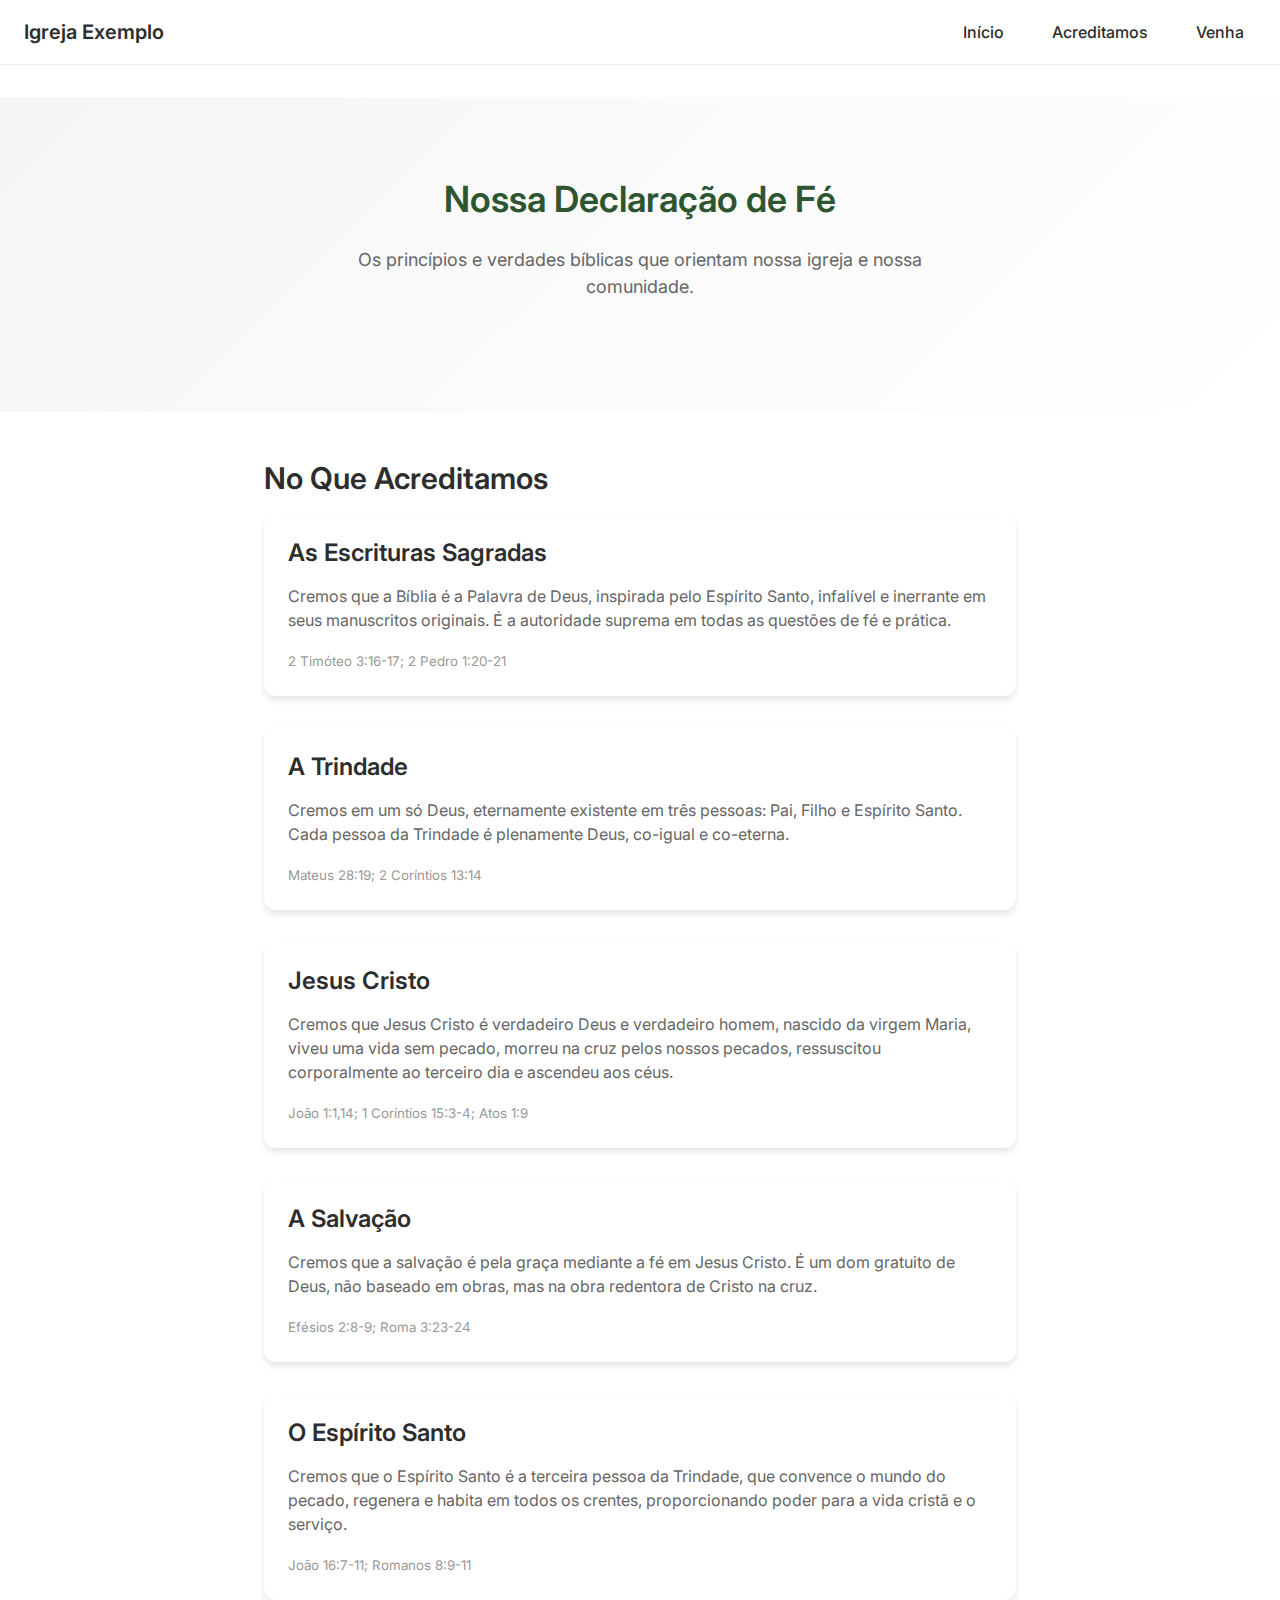
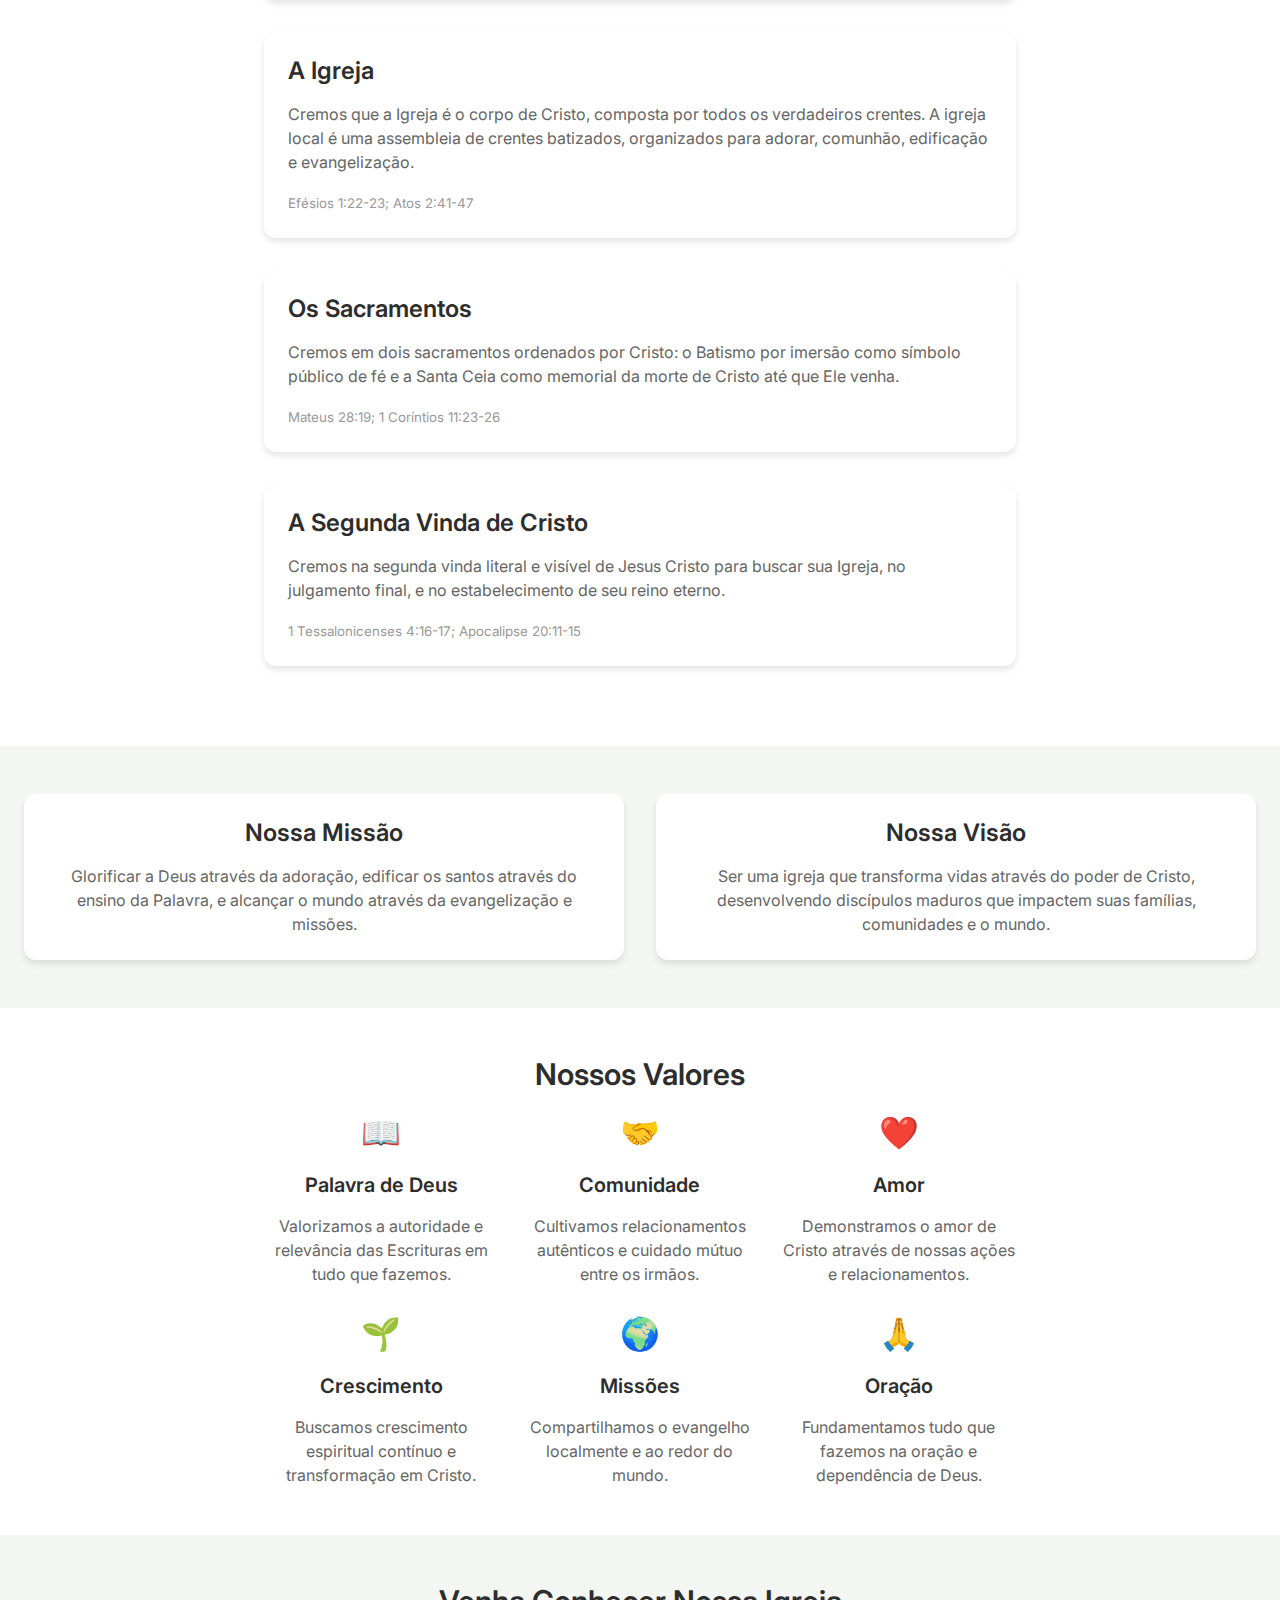
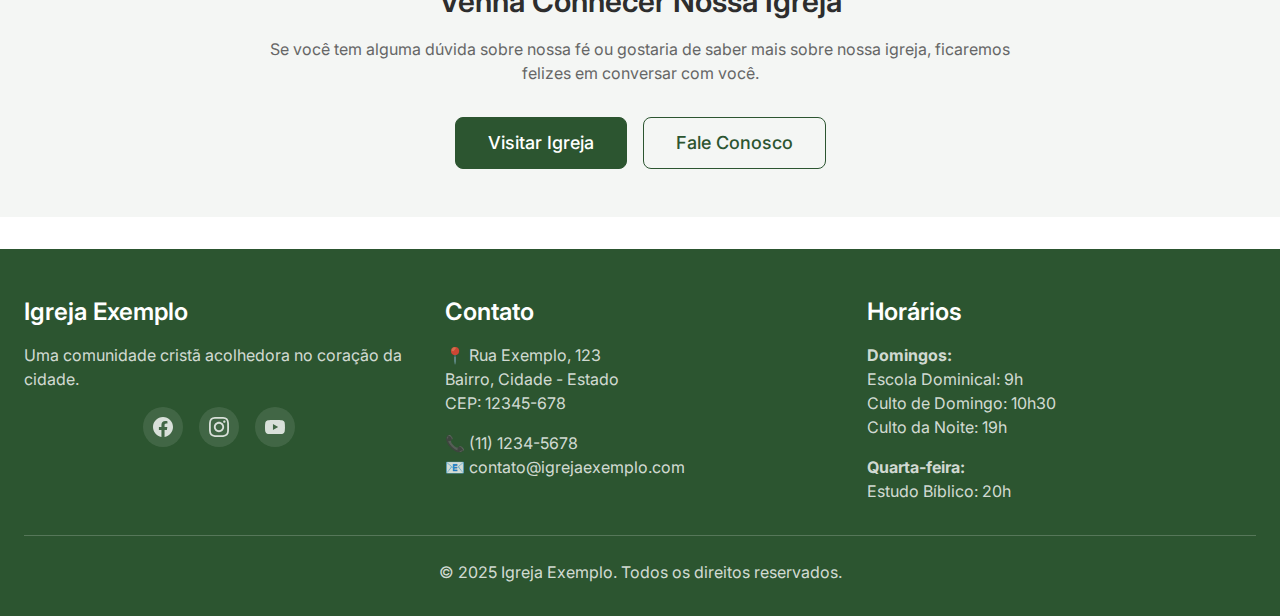
<file: acreditamos.html>
<!DOCTYPE html>
<html lang="pt-BR">
<head>
  <meta charset="UTF-8">
  <meta name="viewport" content="width=device-width, initial-scale=1.0">
  
  <!-- TODO: Update with actual church information -->
  <title>Acreditamos - Igreja Exemplo</title>
  <meta name="description" content="TODO: Conheça nossa declaração de fé e os princípios que orientam nossa igreja">
  
  <!-- TODO: Add Open Graph meta tags for social media sharing -->
  
  <!-- Favicon and PWA -->
  <link rel="icon" type="image/x-icon" href="/favicon.ico">
  <link rel="manifest" href="/manifest.webmanifest">
  <meta name="theme-color" content="#2c5530">
  
  <!-- Preconnect to external domains -->
  <link rel="preconnect" href="https://fonts.googleapis.com">
  <link rel="preconnect" href="https://fonts.gstatic.com" crossorigin>
  
  <!-- Fonts -->
  <link href="https://fonts.googleapis.com/css2?family=Inter:wght@400;500;600;700&display=swap" rel="stylesheet">
  
  <!-- CSS -->
  <link rel="stylesheet" href="assets/css/base.css">
  <link rel="stylesheet" href="assets/css/layout.css">
  <link rel="stylesheet" href="assets/css/componentes.css">
</head>
<body>
  <!-- Skip to main content link for accessibility -->
  <a href="#main-content" class="skip-link">Pular para o conteúdo principal</a>
  
  <!-- Header -->
  <header class="header">
    <div class="container">
      <div class="header-content">
        <!-- Logo -->
        <div class="logo">
          <!-- TODO: Replace with actual logo -->
          <h1 style="font-size: var(--font-size-xl); margin: 0;">
            <a href="index.html" style="color: inherit; text-decoration: none;">Igreja Exemplo</a>
          </h1>
        </div>
        
        <!-- Navigation -->
        <nav class="nav" role="navigation" aria-label="Navegação principal">
          <button class="nav-toggle" aria-label="Abrir menu de navegação" aria-expanded="false">
            ☰
          </button>
          <ul class="nav-list">
            <li class="nav-item">
              <a href="index.html" class="nav-link">Início</a>
            </li>
            <li class="nav-item">
              <a href="acreditamos.html" class="nav-link">Acreditamos</a>
            </li>
            <li class="nav-item">
              <a href="venha.html" class="nav-link">Venha</a>
            </li>
          </ul>
        </nav>
      </div>
    </div>
  </header>
  
  <!-- Main Content -->
  <main id="main-content" class="main" role="main">
    <!-- Hero Section -->
    <section class="hero">
      <div class="container">
        <h1>Nossa Declaração de Fé</h1>
        <p>
          Os princípios e verdades bíblicas que orientam nossa igreja e nossa comunidade.
        </p>
      </div>
    </section>
    
    <!-- Statement of Faith -->
    <section class="section">
      <div class="container section-content">
        <h2>No Que Acreditamos</h2>
        
        <!-- TODO: Replace with your church's actual statement of faith -->
        
        <div class="card" style="margin-bottom: 2rem;">
          <div class="card-content">
            <h3>As Escrituras Sagradas</h3>
            <p>
              Cremos que a Bíblia é a Palavra de Deus, inspirada pelo Espírito Santo, infalível e 
              inerrante em seus manuscritos originais. É a autoridade suprema em todas as questões 
              de fé e prática.
            </p>
            <small class="text-muted">2 Timóteo 3:16-17; 2 Pedro 1:20-21</small>
          </div>
        </div>
        
        <div class="card" style="margin-bottom: 2rem;">
          <div class="card-content">
            <h3>A Trindade</h3>
            <p>
              Cremos em um só Deus, eternamente existente em três pessoas: Pai, Filho e Espírito Santo. 
              Cada pessoa da Trindade é plenamente Deus, co-igual e co-eterna.
            </p>
            <small class="text-muted">Mateus 28:19; 2 Coríntios 13:14</small>
          </div>
        </div>
        
        <div class="card" style="margin-bottom: 2rem;">
          <div class="card-content">
            <h3>Jesus Cristo</h3>
            <p>
              Cremos que Jesus Cristo é verdadeiro Deus e verdadeiro homem, nascido da virgem Maria, 
              viveu uma vida sem pecado, morreu na cruz pelos nossos pecados, ressuscitou corporalmente 
              ao terceiro dia e ascendeu aos céus.
            </p>
            <small class="text-muted">João 1:1,14; 1 Coríntios 15:3-4; Atos 1:9</small>
          </div>
        </div>
        
        <div class="card" style="margin-bottom: 2rem;">
          <div class="card-content">
            <h3>A Salvação</h3>
            <p>
              Cremos que a salvação é pela graça mediante a fé em Jesus Cristo. É um dom gratuito de Deus, 
              não baseado em obras, mas na obra redentora de Cristo na cruz.
            </p>
            <small class="text-muted">Efésios 2:8-9; Roma 3:23-24</small>
          </div>
        </div>
        
        <div class="card" style="margin-bottom: 2rem;">
          <div class="card-content">
            <h3>O Espírito Santo</h3>
            <p>
              Cremos que o Espírito Santo é a terceira pessoa da Trindade, que convence o mundo do pecado, 
              regenera e habita em todos os crentes, proporcionando poder para a vida cristã e o serviço.
            </p>
            <small class="text-muted">João 16:7-11; Romanos 8:9-11</small>
          </div>
        </div>
        
        <div class="card" style="margin-bottom: 2rem;">
          <div class="card-content">
            <h3>A Igreja</h3>
            <p>
              Cremos que a Igreja é o corpo de Cristo, composta por todos os verdadeiros crentes. 
              A igreja local é uma assembleia de crentes batizados, organizados para adorar, 
              comunhão, edificação e evangelização.
            </p>
            <small class="text-muted">Efésios 1:22-23; Atos 2:41-47</small>
          </div>
        </div>
        
        <div class="card" style="margin-bottom: 2rem;">
          <div class="card-content">
            <h3>Os Sacramentos</h3>
            <p>
              Cremos em dois sacramentos ordenados por Cristo: o Batismo por imersão como símbolo 
              público de fé e a Santa Ceia como memorial da morte de Cristo até que Ele venha.
            </p>
            <small class="text-muted">Mateus 28:19; 1 Coríntios 11:23-26</small>
          </div>
        </div>
        
        <div class="card" style="margin-bottom: 2rem;">
          <div class="card-content">
            <h3>A Segunda Vinda de Cristo</h3>
            <p>
              Cremos na segunda vinda literal e visível de Jesus Cristo para buscar sua Igreja, 
              no julgamento final, e no estabelecimento de seu reino eterno.
            </p>
            <small class="text-muted">1 Tessalonicenses 4:16-17; Apocalipse 20:11-15</small>
          </div>
        </div>
      </div>
    </section>
    
    <!-- Mission and Vision -->
    <section class="section section-alt">
      <div class="container">
        <div class="grid md:grid-cols-2 gap-8">
          <div class="card">
            <div class="card-content text-center">
              <h3>Nossa Missão</h3>
              <!-- TODO: Replace with your church's mission statement -->
              <p>
                Glorificar a Deus através da adoração, edificar os santos através do ensino 
                da Palavra, e alcançar o mundo através da evangelização e missões.
              </p>
            </div>
          </div>
          
          <div class="card">
            <div class="card-content text-center">
              <h3>Nossa Visão</h3>
              <!-- TODO: Replace with your church's vision statement -->
              <p>
                Ser uma igreja que transforma vidas através do poder de Cristo, desenvolvendo 
                discípulos maduros que impactem suas famílias, comunidades e o mundo.
              </p>
            </div>
          </div>
        </div>
      </div>
    </section>
    
    <!-- Values -->
    <section class="section">
      <div class="container section-content">
        <h2 class="text-center">Nossos Valores</h2>
        
        <div class="grid md:grid-cols-3 gap-6">
          <!-- TODO: Replace with your church's core values -->
          <div class="text-center">
            <div style="font-size: 2rem; margin-bottom: 1rem;">📖</div>
            <h4>Palavra de Deus</h4>
            <p>Valorizamos a autoridade e relevância das Escrituras em tudo que fazemos.</p>
          </div>
          
          <div class="text-center">
            <div style="font-size: 2rem; margin-bottom: 1rem;">🤝</div>
            <h4>Comunidade</h4>
            <p>Cultivamos relacionamentos autênticos e cuidado mútuo entre os irmãos.</p>
          </div>
          
          <div class="text-center">
            <div style="font-size: 2rem; margin-bottom: 1rem;">❤️</div>
            <h4>Amor</h4>
            <p>Demonstramos o amor de Cristo através de nossas ações e relacionamentos.</p>
          </div>
          
          <div class="text-center">
            <div style="font-size: 2rem; margin-bottom: 1rem;">🌱</div>
            <h4>Crescimento</h4>
            <p>Buscamos crescimento espiritual contínuo e transformação em Cristo.</p>
          </div>
          
          <div class="text-center">
            <div style="font-size: 2rem; margin-bottom: 1rem;">🌍</div>
            <h4>Missões</h4>
            <p>Compartilhamos o evangelho localmente e ao redor do mundo.</p>
          </div>
          
          <div class="text-center">
            <div style="font-size: 2rem; margin-bottom: 1rem;">🙏</div>
            <h4>Oração</h4>
            <p>Fundamentamos tudo que fazemos na oração e dependência de Deus.</p>
          </div>
        </div>
      </div>
    </section>
    
    <!-- Call to Action -->
    <section class="section section-alt">
      <div class="container section-content text-center">
        <h2>Venha Conhecer Nossa Igreja</h2>
        <p>
          Se você tem alguma dúvida sobre nossa fé ou gostaria de saber mais sobre nossa igreja, 
          ficaremos felizes em conversar com você.
        </p>
        <div style="display: flex; gap: 1rem; justify-content: center; flex-wrap: wrap; margin-top: 2rem;">
          <a href="venha.html" class="btn btn-primary btn-lg">Visitar Igreja</a>
          <a href="venha.html#contato" class="btn btn-secondary btn-lg">Fale Conosco</a>
        </div>
      </div>
    </section>
  </main>
  
  <!-- Footer -->
  <footer class="footer">
    <div class="container">
      <div class="footer-content">
        <!-- Church Info -->
        <div>
          <h3>Igreja Exemplo</h3>
          <p>
            <!-- TODO: Replace with actual church information -->
            Uma comunidade cristã acolhedora no coração da cidade.
          </p>
          <div class="social-links">
            <!-- TODO: Replace with actual social media links -->
            <a href="https://facebook.com/TODO_FACEBOOK" target="_blank" rel="noopener" class="social-link" aria-label="Facebook">
              <svg width="20" height="20" viewBox="0 0 24 24" fill="currentColor">
                <path d="M24 12.073c0-6.627-5.373-12-12-12s-12 5.373-12 12c0 5.99 4.388 10.954 10.125 11.854v-8.385H7.078v-3.47h3.047V9.43c0-3.007 1.792-4.669 4.533-4.669 1.312 0 2.686.235 2.686.235v2.953H15.83c-1.491 0-1.956.925-1.956 1.874v2.25h3.328l-.532 3.47h-2.796v8.385C19.612 23.027 24 18.062 24 12.073z"/>
              </svg>
            </a>
            <a href="https://instagram.com/TODO_INSTAGRAM" target="_blank" rel="noopener" class="social-link" aria-label="Instagram">
              <svg width="20" height="20" viewBox="0 0 24 24" fill="currentColor">
                <path d="M12 2.163c3.204 0 3.584.012 4.85.07 3.252.148 4.771 1.691 4.919 4.919.058 1.265.069 1.645.069 4.849 0 3.205-.012 3.584-.069 4.849-.149 3.225-1.664 4.771-4.919 4.919-1.266.058-1.644.07-4.85.07-3.204 0-3.584-.012-4.849-.07-3.26-.149-4.771-1.699-4.919-4.92-.058-1.265-.07-1.644-.07-4.849 0-3.204.013-3.583.07-4.849.149-3.227 1.664-4.771 4.919-4.919 1.266-.057 1.645-.069 4.849-.069zm0-2.163c-3.259 0-3.667.014-4.947.072-4.358.2-6.78 2.618-6.98 6.98-.059 1.281-.073 1.689-.073 4.948 0 3.259.014 3.668.072 4.948.2 4.358 2.618 6.78 6.98 6.98 1.281.058 1.689.072 4.948.072 3.259 0 3.668-.014 4.948-.072 4.354-.2 6.782-2.618 6.979-6.98.059-1.28.073-1.689.073-4.948 0-3.259-.014-3.667-.072-4.947-.196-4.354-2.617-6.78-6.979-6.98-1.281-.059-1.69-.073-4.949-.073zm0 5.838c-3.403 0-6.162 2.759-6.162 6.162s2.759 6.163 6.162 6.163 6.162-2.759 6.162-6.163c0-3.403-2.759-6.162-6.162-6.162zm0 10.162c-2.209 0-4-1.79-4-4 0-2.209 1.791-4 4-4s4 1.791 4 4c0 2.21-1.791 4-4 4zm6.406-11.845c-.796 0-1.441.645-1.441 1.44s.645 1.44 1.441 1.44c.795 0 1.439-.645 1.439-1.44s-.644-1.44-1.439-1.44z"/>
              </svg>
            </a>
            <a href="https://youtube.com/TODO_YOUTUBE" target="_blank" rel="noopener" class="social-link" aria-label="YouTube">
              <svg width="20" height="20" viewBox="0 0 24 24" fill="currentColor">
                <path d="M23.498 6.186a3.016 3.016 0 0 0-2.122-2.136C19.505 3.545 12 3.545 12 3.545s-7.505 0-9.377.505A3.017 3.017 0 0 0 .502 6.186C0 8.07 0 12 0 12s0 3.93.502 5.814a3.016 3.016 0 0 0 2.122 2.136c1.871.505 9.376.505 9.376.505s7.505 0 9.377-.505a3.015 3.015 0 0 0 2.122-2.136C24 15.93 24 12 24 12s0-3.93-.502-5.814zM9.545 15.568V8.432L15.818 12l-6.273 3.568z"/>
              </svg>
            </a>
          </div>
        </div>
        
        <!-- Contact Info -->
        <div>
          <h3>Contato</h3>
          <!-- TODO: Replace with actual contact information -->
          <p>📍 Rua Exemplo, 123<br>Bairro, Cidade - Estado<br>CEP: 12345-678</p>
          <p>📞 (11) 1234-5678<br>📧 contato@igrejaexemplo.com</p>
        </div>
        
        <!-- Service Times -->
        <div>
          <h3>Horários</h3>
          <!-- TODO: Replace with actual service times -->
          <p><strong>Domingos:</strong><br>
          Escola Dominical: 9h<br>
          Culto de Domingo: 10h30<br>
          Culto da Noite: 19h</p>
          <p><strong>Quarta-feira:</strong><br>
          Estudo Bíblico: 20h</p>
        </div>
      </div>
      
      <div class="footer-bottom">
        <p>&copy; 2025 Igreja Exemplo. Todos os direitos reservados.</p>
      </div>
    </div>
  </footer>
  
  <!-- JavaScript -->
  <script type="module" src="assets/js/main.js"></script>
</body>
</html>
</file>
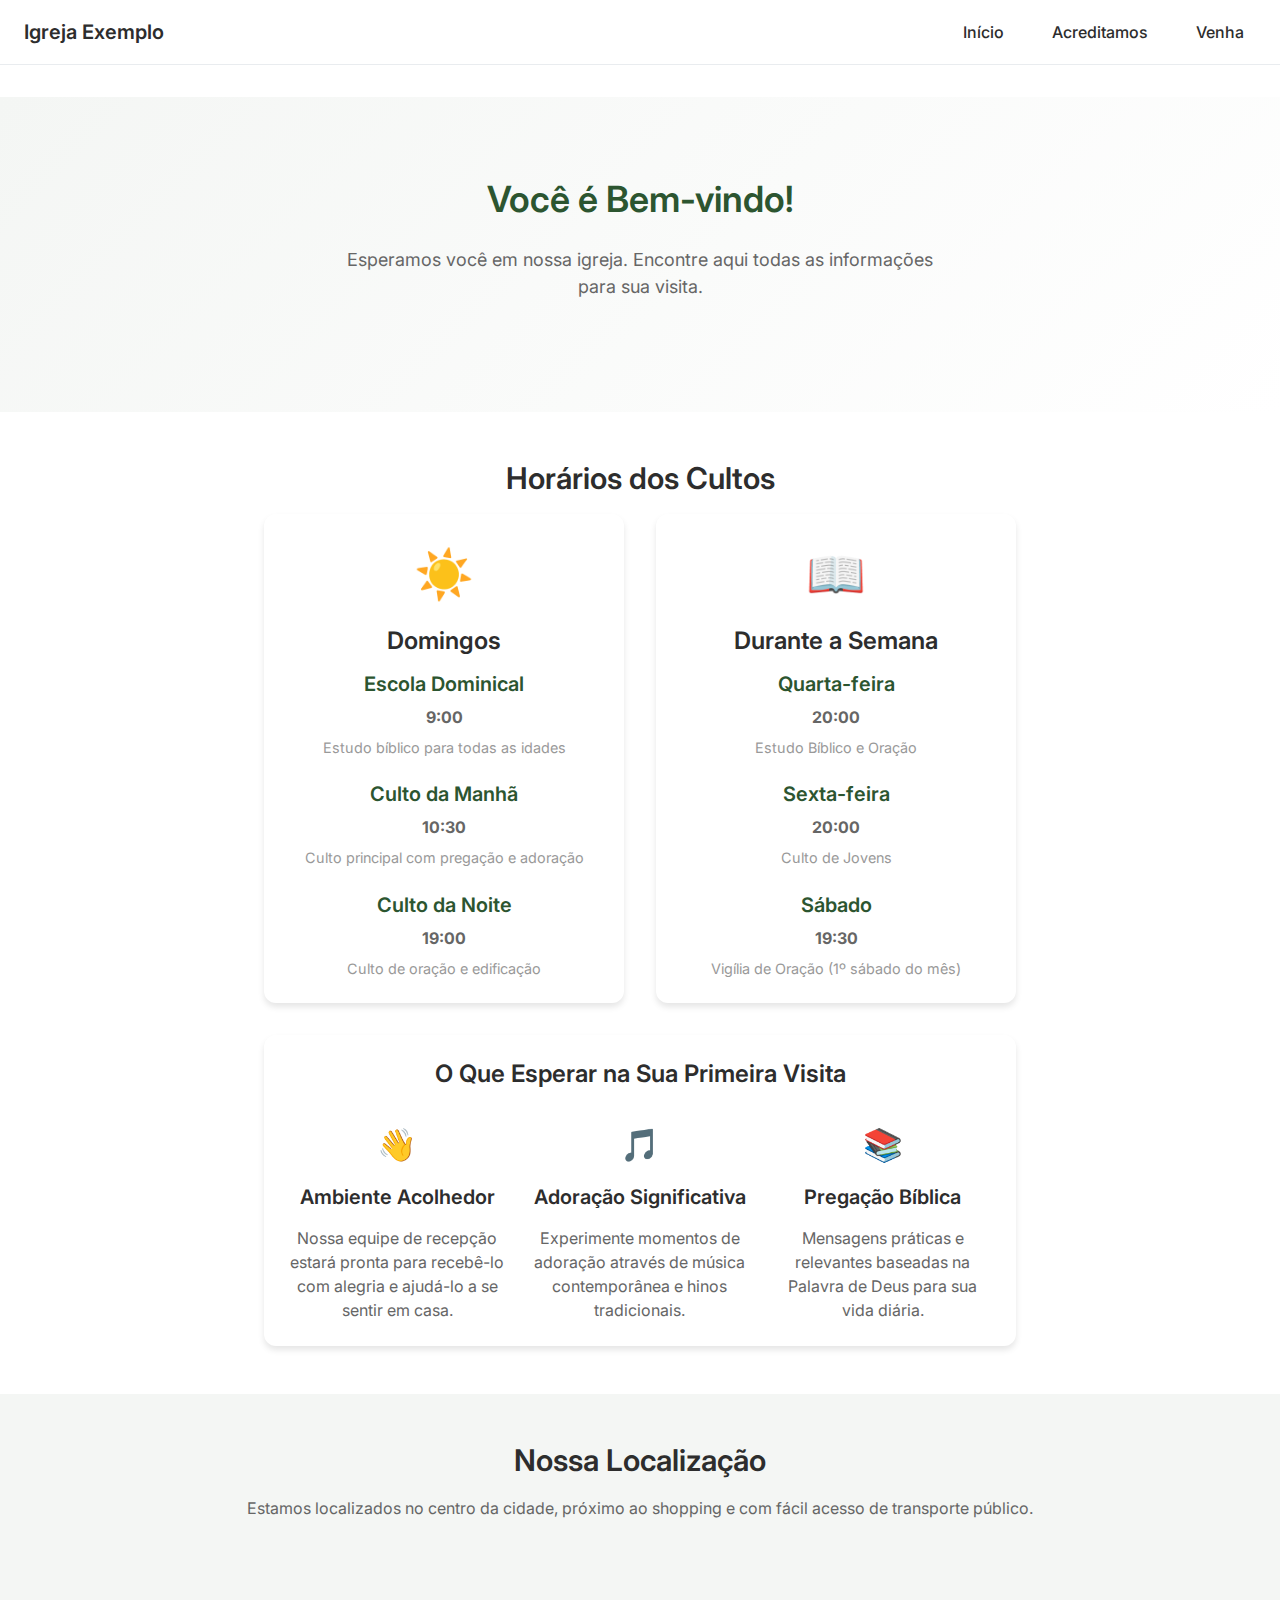
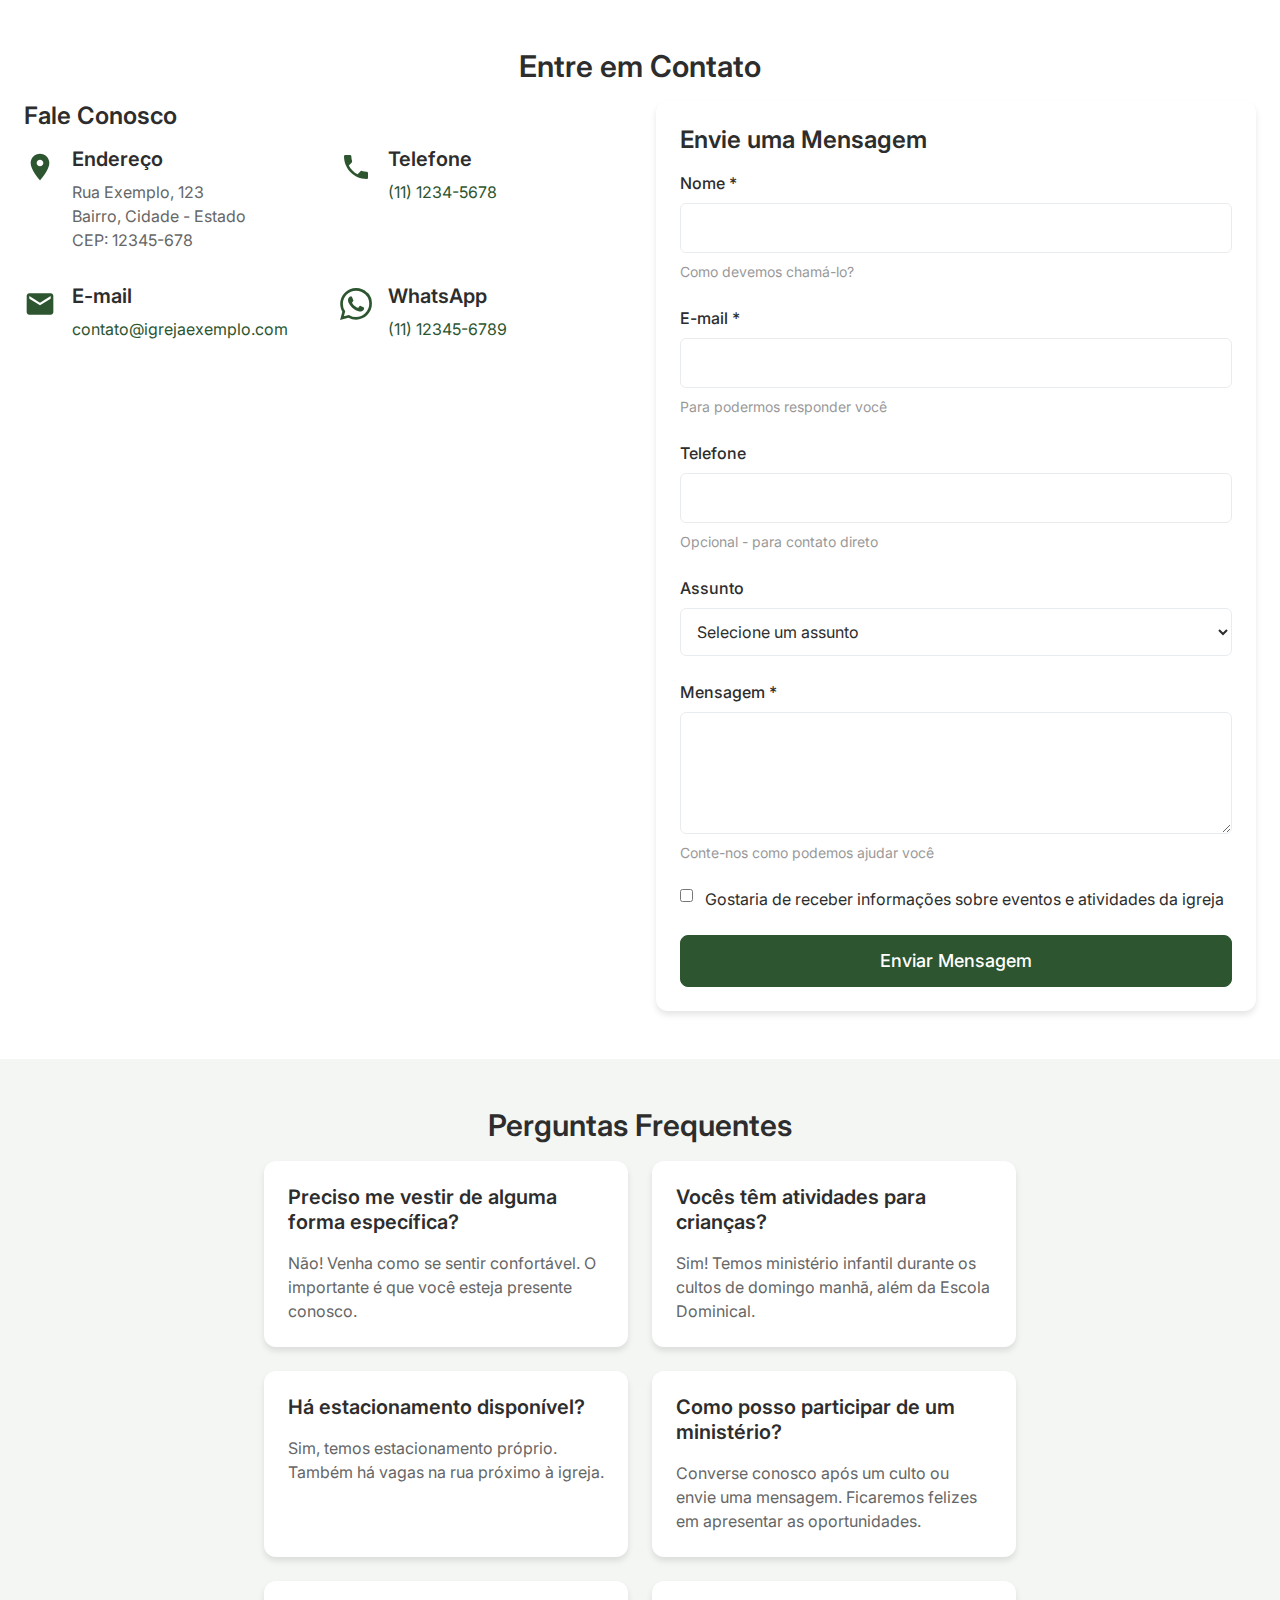
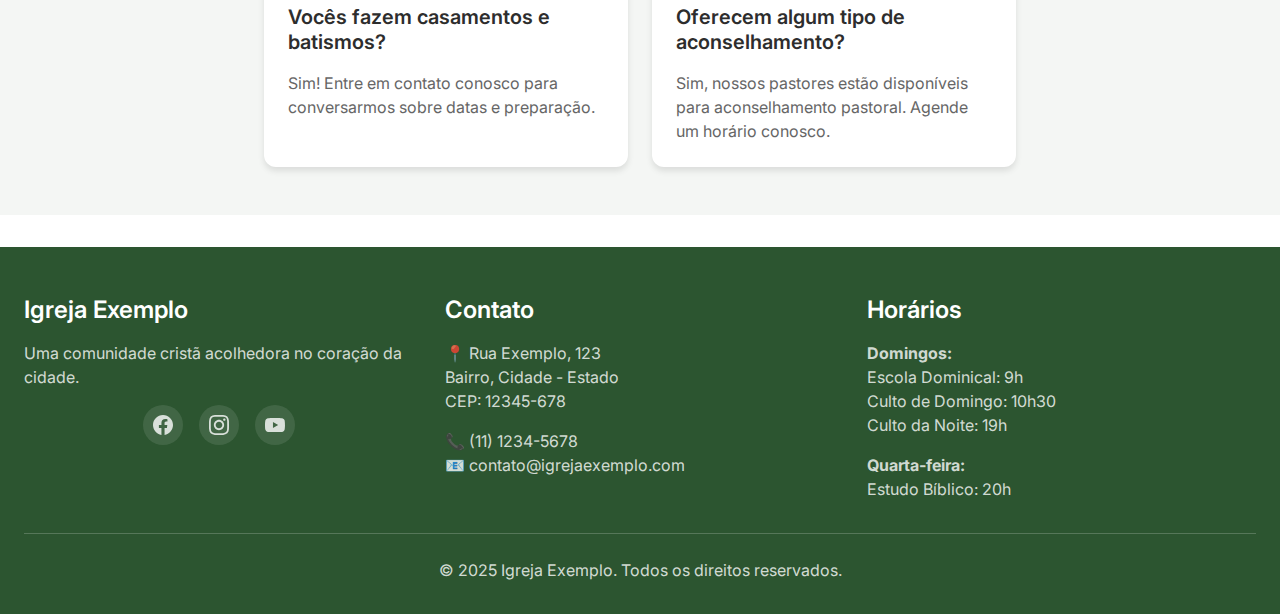
<file: venha.html>
<!DOCTYPE html>
<html lang="pt-BR">
<head>
  <meta charset="UTF-8">
  <meta name="viewport" content="width=device-width, initial-scale=1.0">
  
  <!-- TODO: Update with actual church information -->
  <title>Venha nos Visitar - Igreja Exemplo</title>
  <meta name="description" content="TODO: Informações sobre horários, localização e como entrar em contato com nossa igreja">
  
  <!-- TODO: Add Open Graph meta tags for social media sharing -->
  
  <!-- Favicon and PWA -->
  <link rel="icon" type="image/x-icon" href="/favicon.ico">
  <link rel="manifest" href="/manifest.webmanifest">
  <meta name="theme-color" content="#2c5530">
  
  <!-- Preconnect to external domains -->
  <link rel="preconnect" href="https://fonts.googleapis.com">
  <link rel="preconnect" href="https://fonts.gstatic.com" crossorigin>
  
  <!-- Fonts -->
  <link href="https://fonts.googleapis.com/css2?family=Inter:wght@400;500;600;700&display=swap" rel="stylesheet">
  
  <!-- CSS -->
  <link rel="stylesheet" href="assets/css/base.css">
  <link rel="stylesheet" href="assets/css/layout.css">
  <link rel="stylesheet" href="assets/css/componentes.css">
</head>
<body>
  <!-- Skip to main content link for accessibility -->
  <a href="#main-content" class="skip-link">Pular para o conteúdo principal</a>
  
  <!-- Header -->
  <header class="header">
    <div class="container">
      <div class="header-content">
        <!-- Logo -->
        <div class="logo">
          <!-- TODO: Replace with actual logo -->
          <h1 style="font-size: var(--font-size-xl); margin: 0;">
            <a href="index.html" style="color: inherit; text-decoration: none;">Igreja Exemplo</a>
          </h1>
        </div>
        
        <!-- Navigation -->
        <nav class="nav" role="navigation" aria-label="Navegação principal">
          <button class="nav-toggle" aria-label="Abrir menu de navegação" aria-expanded="false">
            ☰
          </button>
          <ul class="nav-list">
            <li class="nav-item">
              <a href="index.html" class="nav-link">Início</a>
            </li>
            <li class="nav-item">
              <a href="acreditamos.html" class="nav-link">Acreditamos</a>
            </li>
            <li class="nav-item">
              <a href="venha.html" class="nav-link">Venha</a>
            </li>
          </ul>
        </nav>
      </div>
    </div>
  </header>
  
  <!-- Main Content -->
  <main id="main-content" class="main" role="main">
    <!-- Hero Section -->
    <section class="hero">
      <div class="container">
        <h1>Você é Bem-vindo!</h1>
        <p>
          Esperamos você em nossa igreja. Encontre aqui todas as informações para sua visita.
        </p>
      </div>
    </section>
    
    <!-- Service Times Section -->
    <section id="horarios" class="section">
      <div class="container section-content">
        <h2 class="text-center">Horários dos Cultos</h2>
        
        <div class="grid md:grid-cols-2 gap-8">
          <!-- Sunday Services -->
          <div class="card">
            <div class="card-content text-center">
              <div style="font-size: 3rem; margin-bottom: 1rem;">☀️</div>
              <h3>Domingos</h3>
              
              <!-- TODO: Replace with actual service times -->
              <div style="margin-bottom: 1.5rem;">
                <h4 style="color: var(--color-primary); margin-bottom: 0.5rem;">Escola Dominical</h4>
                <p style="margin-bottom: 0.5rem;"><strong>9:00</strong></p>
                <p style="font-size: 0.9rem; color: var(--color-text-muted);">
                  Estudo bíblico para todas as idades
                </p>
              </div>
              
              <div style="margin-bottom: 1.5rem;">
                <h4 style="color: var(--color-primary); margin-bottom: 0.5rem;">Culto da Manhã</h4>
                <p style="margin-bottom: 0.5rem;"><strong>10:30</strong></p>
                <p style="font-size: 0.9rem; color: var(--color-text-muted);">
                  Culto principal com pregação e adoração
                </p>
              </div>
              
              <div>
                <h4 style="color: var(--color-primary); margin-bottom: 0.5rem;">Culto da Noite</h4>
                <p style="margin-bottom: 0.5rem;"><strong>19:00</strong></p>
                <p style="font-size: 0.9rem; color: var(--color-text-muted);">
                  Culto de oração e edificação
                </p>
              </div>
            </div>
          </div>
          
          <!-- Weekday Services -->
          <div class="card">
            <div class="card-content text-center">
              <div style="font-size: 3rem; margin-bottom: 1rem;">📖</div>
              <h3>Durante a Semana</h3>
              
              <!-- TODO: Replace with actual service times -->
              <div style="margin-bottom: 1.5rem;">
                <h4 style="color: var(--color-primary); margin-bottom: 0.5rem;">Quarta-feira</h4>
                <p style="margin-bottom: 0.5rem;"><strong>20:00</strong></p>
                <p style="font-size: 0.9rem; color: var(--color-text-muted);">
                  Estudo Bíblico e Oração
                </p>
              </div>
              
              <div style="margin-bottom: 1.5rem;">
                <h4 style="color: var(--color-primary); margin-bottom: 0.5rem;">Sexta-feira</h4>
                <p style="margin-bottom: 0.5rem;"><strong>20:00</strong></p>
                <p style="font-size: 0.9rem; color: var(--color-text-muted);">
                  Culto de Jovens
                </p>
              </div>
              
              <div>
                <h4 style="color: var(--color-primary); margin-bottom: 0.5rem;">Sábado</h4>
                <p style="margin-bottom: 0.5rem;"><strong>19:30</strong></p>
                <p style="font-size: 0.9rem; color: var(--color-text-muted);">
                  Vigília de Oração (1º sábado do mês)
                </p>
              </div>
            </div>
          </div>
        </div>
        
        <!-- What to Expect -->
        <div class="card" style="margin-top: 2rem;">
          <div class="card-content">
            <h3 class="text-center">O Que Esperar na Sua Primeira Visita</h3>
            <div class="grid md:grid-cols-3 gap-6" style="margin-top: 2rem;">
              <div class="text-center">
                <div style="font-size: 2rem; margin-bottom: 1rem;">👋</div>
                <h4>Ambiente Acolhedor</h4>
                <p>Nossa equipe de recepção estará pronta para recebê-lo com alegria e ajudá-lo a se sentir em casa.</p>
              </div>
              
              <div class="text-center">
                <div style="font-size: 2rem; margin-bottom: 1rem;">🎵</div>
                <h4>Adoração Significativa</h4>
                <p>Experimente momentos de adoração através de música contemporânea e hinos tradicionais.</p>
              </div>
              
              <div class="text-center">
                <div style="font-size: 2rem; margin-bottom: 1rem;">📚</div>
                <h4>Pregação Bíblica</h4>
                <p>Mensagens práticas e relevantes baseadas na Palavra de Deus para sua vida diária.</p>
              </div>
            </div>
          </div>
        </div>
      </div>
    </section>
    
    <!-- Location Section -->
    <section class="section section-alt">
      <div class="container">
        <h2 class="text-center">Nossa Localização</h2>
        <p class="text-center" style="margin-bottom: 2rem; color: var(--color-text-light);">
          <!-- TODO: Replace with directions or landmarks -->
          Estamos localizados no centro da cidade, próximo ao shopping e com fácil acesso de transporte público.
        </p>
        
        <!-- Google Maps Integration -->
        <div id="google-maps">
          <!-- Map will be loaded here by JavaScript -->
        </div>
      </div>
    </section>
    
    <!-- Contact Section -->
    <section id="contato" class="section">
      <div class="container">
        <h2 class="text-center">Entre em Contato</h2>
        
        <div class="grid md:grid-cols-2 gap-8">
          <!-- Contact Information -->
          <div>
            <h3>Fale Conosco</h3>
            <div class="contact-info">
              <!-- Address -->
              <div class="contact-item">
                <div class="contact-icon">
                  <svg viewBox="0 0 24 24" fill="currentColor">
                    <path d="M12 2C8.13 2 5 5.13 5 9c0 5.25 7 13 7 13s7-7.75 7-13c0-3.87-3.13-7-7-7zm0 9.5c-1.38 0-2.5-1.12-2.5-2.5s1.12-2.5 2.5-2.5 2.5 1.12 2.5 2.5-1.12 2.5-2.5 2.5z"/>
                  </svg>
                </div>
                <div class="contact-details">
                  <h4>Endereço</h4>
                  <!-- TODO: Replace with actual address -->
                  <p>Rua Exemplo, 123<br>
                  Bairro, Cidade - Estado<br>
                  CEP: 12345-678</p>
                </div>
              </div>
              
              <!-- Phone -->
              <div class="contact-item">
                <div class="contact-icon">
                  <svg viewBox="0 0 24 24" fill="currentColor">
                    <path d="M6.62 10.79c1.44 2.83 3.76 5.14 6.59 6.59l2.2-2.2c.27-.27.67-.36 1.02-.24 1.12.37 2.33.57 3.57.57.55 0 1 .45 1 1V20c0 .55-.45 1-1 1-9.39 0-17-7.61-17-17 0-.55.45-1 1-1h3.5c.55 0 1 .45 1 1 0 1.25.2 2.45.57 3.57.11.35.03.74-.25 1.02l-2.2 2.2z"/>
                  </svg>
                </div>
                <div class="contact-details">
                  <h4>Telefone</h4>
                  <!-- TODO: Replace with actual phone -->
                  <p><a href="tel:+551112345678">(11) 1234-5678</a></p>
                </div>
              </div>
              
              <!-- Email -->
              <div class="contact-item">
                <div class="contact-icon">
                  <svg viewBox="0 0 24 24" fill="currentColor">
                    <path d="M20 4H4c-1.1 0-1.99.9-1.99 2L2 18c0 1.1.9 2 2 2h16c1.1 0 2-.9 2-2V6c0-1.1-.9-2-2-2zm0 4l-8 5-8-5V6l8 5 8-5v2z"/>
                  </svg>
                </div>
                <div class="contact-details">
                  <h4>E-mail</h4>
                  <!-- TODO: Replace with actual email -->
                  <p><a href="mailto:contato@igrejaexemplo.com">contato@igrejaexemplo.com</a></p>
                </div>
              </div>
              
              <!-- WhatsApp -->
              <div class="contact-item">
                <div class="contact-icon">
                  <svg viewBox="0 0 24 24" fill="currentColor">
                    <path d="M17.472 14.382c-.297-.149-1.758-.867-2.03-.967-.273-.099-.471-.148-.67.15-.197.297-.767.966-.94 1.164-.173.199-.347.223-.644.075-.297-.15-1.255-.463-2.39-1.475-.883-.788-1.48-1.761-1.653-2.059-.173-.297-.018-.458.13-.606.134-.133.298-.347.446-.52.149-.174.198-.298.298-.497.099-.198.05-.371-.025-.52-.075-.149-.669-1.612-.916-2.207-.242-.579-.487-.5-.669-.51-.173-.008-.371-.01-.57-.01-.198 0-.52.074-.792.372-.272.297-1.04 1.016-1.04 2.479 0 1.462 1.065 2.875 1.213 3.074.149.198 2.096 3.2 5.077 4.487.709.306 1.262.489 1.694.625.712.227 1.36.195 1.871.118.571-.085 1.758-.719 2.006-1.413.248-.694.248-1.289.173-1.413-.074-.124-.272-.198-.57-.347m-5.421 7.403h-.004a9.87 9.87 0 01-5.031-1.378l-.361-.214-3.741.982.998-3.648-.235-.374a9.86 9.86 0 01-1.51-5.26c.001-5.45 4.436-9.884 9.888-9.884 2.64 0 5.122 1.03 6.988 2.898a9.825 9.825 0 012.893 6.994c-.003 5.45-4.437 9.884-9.885 9.884m8.413-18.297A11.815 11.815 0 0012.05 0C5.495 0 .16 5.335.157 11.892c0 2.096.547 4.142 1.588 5.945L.057 24l6.305-1.654a11.882 11.882 0 005.683 1.448h.005c6.554 0 11.89-5.335 11.893-11.893A11.821 11.821 0 0020.885 3.488"/>
                  </svg>
                </div>
                <div class="contact-details">
                  <h4>WhatsApp</h4>
                  <!-- TODO: Replace with actual WhatsApp number -->
                  <p><a href="https://wa.me/5511123456789" target="_blank" rel="noopener">(11) 12345-6789</a></p>
                </div>
              </div>
            </div>
          </div>
          
          <!-- Contact Form -->
          <div class="card">
            <div class="card-content">
              <h3>Envie uma Mensagem</h3>
              
              <form id="contact-form" novalidate>
                <div class="form-group">
                  <label for="name" class="form-label">Nome *</label>
                  <input 
                    type="text" 
                    id="name" 
                    name="name" 
                    class="form-control" 
                    required 
                    aria-describedby="name-help"
                  >
                  <small id="name-help" class="form-help">Como devemos chamá-lo?</small>
                </div>
                
                <div class="form-group">
                  <label for="email" class="form-label">E-mail *</label>
                  <input 
                    type="email" 
                    id="email" 
                    name="email" 
                    class="form-control" 
                    required
                    aria-describedby="email-help"
                  >
                  <small id="email-help" class="form-help">Para podermos responder você</small>
                </div>
                
                <div class="form-group">
                  <label for="phone" class="form-label">Telefone</label>
                  <input 
                    type="tel" 
                    id="phone" 
                    name="phone" 
                    class="form-control"
                    aria-describedby="phone-help"
                  >
                  <small id="phone-help" class="form-help">Opcional - para contato direto</small>
                </div>
                
                <div class="form-group">
                  <label for="subject" class="form-label">Assunto</label>
                  <select id="subject" name="subject" class="form-control">
                    <option value="">Selecione um assunto</option>
                    <option value="visita">Quero visitar a igreja</option>
                    <option value="oracao">Pedido de oração</option>
                    <option value="batismo">Interesse em batismo</option>
                    <option value="ministerio">Quero participar de um ministério</option>
                    <option value="casamento">Casamento na igreja</option>
                    <option value="outro">Outro assunto</option>
                  </select>
                </div>
                
                <div class="form-group">
                  <label for="message" class="form-label">Mensagem *</label>
                  <textarea 
                    id="message" 
                    name="message" 
                    class="form-control" 
                    rows="4" 
                    required
                    aria-describedby="message-help"
                  ></textarea>
                  <small id="message-help" class="form-help">Conte-nos como podemos ajudar você</small>
                </div>
                
                <div class="form-group">
                  <div class="form-checkbox">
                    <input 
                      type="checkbox" 
                      id="newsletter" 
                      name="newsletter" 
                      value="yes"
                    >
                    <label for="newsletter">
                      Gostaria de receber informações sobre eventos e atividades da igreja
                    </label>
                  </div>
                </div>
                
                <button type="submit" class="btn btn-primary btn-lg" style="width: 100%;">
                  Enviar Mensagem
                </button>
              </form>
            </div>
          </div>
        </div>
      </div>
    </section>
    
    <!-- FAQ Section -->
    <section class="section section-alt">
      <div class="container section-content">
        <h2 class="text-center">Perguntas Frequentes</h2>
        
        <div class="grid md:grid-cols-2 gap-6">
          <div class="card">
            <div class="card-content">
              <h4>Preciso me vestir de alguma forma específica?</h4>
              <p>Não! Venha como se sentir confortável. O importante é que você esteja presente conosco.</p>
            </div>
          </div>
          
          <div class="card">
            <div class="card-content">
              <h4>Vocês têm atividades para crianças?</h4>
              <p>Sim! Temos ministério infantil durante os cultos de domingo manhã, além da Escola Dominical.</p>
            </div>
          </div>
          
          <div class="card">
            <div class="card-content">
              <h4>Há estacionamento disponível?</h4>
              <p>Sim, temos estacionamento próprio. Também há vagas na rua próximo à igreja.</p>
            </div>
          </div>
          
          <div class="card">
            <div class="card-content">
              <h4>Como posso participar de um ministério?</h4>
              <p>Converse conosco após um culto ou envie uma mensagem. Ficaremos felizes em apresentar as oportunidades.</p>
            </div>
          </div>
          
          <div class="card">
            <div class="card-content">
              <h4>Vocês fazem casamentos e batismos?</h4>
              <p>Sim! Entre em contato conosco para conversarmos sobre datas e preparação.</p>
            </div>
          </div>
          
          <div class="card">
            <div class="card-content">
              <h4>Oferecem algum tipo de aconselhamento?</h4>
              <p>Sim, nossos pastores estão disponíveis para aconselhamento pastoral. Agende um horário conosco.</p>
            </div>
          </div>
        </div>
      </div>
    </section>
  </main>
  
  <!-- Footer -->
  <footer class="footer">
    <div class="container">
      <div class="footer-content">
        <!-- Church Info -->
        <div>
          <h3>Igreja Exemplo</h3>
          <p>
            <!-- TODO: Replace with actual church information -->
            Uma comunidade cristã acolhedora no coração da cidade.
          </p>
          <div class="social-links">
            <!-- TODO: Replace with actual social media links -->
            <a href="https://facebook.com/TODO_FACEBOOK" target="_blank" rel="noopener" class="social-link" aria-label="Facebook">
              <svg width="20" height="20" viewBox="0 0 24 24" fill="currentColor">
                <path d="M24 12.073c0-6.627-5.373-12-12-12s-12 5.373-12 12c0 5.99 4.388 10.954 10.125 11.854v-8.385H7.078v-3.47h3.047V9.43c0-3.007 1.792-4.669 4.533-4.669 1.312 0 2.686.235 2.686.235v2.953H15.83c-1.491 0-1.956.925-1.956 1.874v2.25h3.328l-.532 3.47h-2.796v8.385C19.612 23.027 24 18.062 24 12.073z"/>
              </svg>
            </a>
            <a href="https://instagram.com/TODO_INSTAGRAM" target="_blank" rel="noopener" class="social-link" aria-label="Instagram">
              <svg width="20" height="20" viewBox="0 0 24 24" fill="currentColor">
                <path d="M12 2.163c3.204 0 3.584.012 4.85.07 3.252.148 4.771 1.691 4.919 4.919.058 1.265.069 1.645.069 4.849 0 3.205-.012 3.584-.069 4.849-.149 3.225-1.664 4.771-4.919 4.919-1.266.058-1.644.07-4.85.07-3.204 0-3.584-.012-4.849-.07-3.26-.149-4.771-1.699-4.919-4.92-.058-1.265-.07-1.644-.07-4.849 0-3.204.013-3.583.07-4.849.149-3.227 1.664-4.771 4.919-4.919 1.266-.057 1.645-.069 4.849-.069zm0-2.163c-3.259 0-3.667.014-4.947.072-4.358.2-6.78 2.618-6.98 6.98-.059 1.281-.073 1.689-.073 4.948 0 3.259.014 3.668.072 4.948.2 4.358 2.618 6.78 6.98 6.98 1.281.058 1.689.072 4.948.072 3.259 0 3.668-.014 4.948-.072 4.354-.2 6.782-2.618 6.979-6.98.059-1.28.073-1.689.073-4.948 0-3.259-.014-3.667-.072-4.947-.196-4.354-2.617-6.78-6.979-6.98-1.281-.059-1.69-.073-4.949-.073zm0 5.838c-3.403 0-6.162 2.759-6.162 6.162s2.759 6.163 6.162 6.163 6.162-2.759 6.162-6.163c0-3.403-2.759-6.162-6.162-6.162zm0 10.162c-2.209 0-4-1.79-4-4 0-2.209 1.791-4 4-4s4 1.791 4 4c0 2.21-1.791 4-4 4zm6.406-11.845c-.796 0-1.441.645-1.441 1.44s.645 1.44 1.441 1.44c.795 0 1.439-.645 1.439-1.44s-.644-1.44-1.439-1.44z"/>
              </svg>
            </a>
            <a href="https://youtube.com/TODO_YOUTUBE" target="_blank" rel="noopener" class="social-link" aria-label="YouTube">
              <svg width="20" height="20" viewBox="0 0 24 24" fill="currentColor">
                <path d="M23.498 6.186a3.016 3.016 0 0 0-2.122-2.136C19.505 3.545 12 3.545 12 3.545s-7.505 0-9.377.505A3.017 3.017 0 0 0 .502 6.186C0 8.07 0 12 0 12s0 3.93.502 5.814a3.016 3.016 0 0 0 2.122 2.136c1.871.505 9.376.505 9.376.505s7.505 0 9.377-.505a3.015 3.015 0 0 0 2.122-2.136C24 15.93 24 12 24 12s0-3.93-.502-5.814zM9.545 15.568V8.432L15.818 12l-6.273 3.568z"/>
              </svg>
            </a>
          </div>
        </div>
        
        <!-- Contact Info -->
        <div>
          <h3>Contato</h3>
          <!-- TODO: Replace with actual contact information -->
          <p>📍 Rua Exemplo, 123<br>Bairro, Cidade - Estado<br>CEP: 12345-678</p>
          <p>📞 (11) 1234-5678<br>📧 contato@igrejaexemplo.com</p>
        </div>
        
        <!-- Service Times -->
        <div>
          <h3>Horários</h3>
          <!-- TODO: Replace with actual service times -->
          <p><strong>Domingos:</strong><br>
          Escola Dominical: 9h<br>
          Culto de Domingo: 10h30<br>
          Culto da Noite: 19h</p>
          <p><strong>Quarta-feira:</strong><br>
          Estudo Bíblico: 20h</p>
        </div>
      </div>
      
      <div class="footer-bottom">
        <p>&copy; 2025 Igreja Exemplo. Todos os direitos reservados.</p>
      </div>
    </div>
  </footer>
  
  <!-- JavaScript -->
  <script type="module" src="assets/js/main.js"></script>
</body>
</html>
</file>
<file: assets/css/layout.css>
/* Layout CSS - Grid systems, containers, and page structure */

/* Container system */
.container {
  width: 100%;
  max-width: var(--container-xl);
  margin: 0 auto;
  padding: 0 var(--space-4);
}

.container-sm { max-width: var(--container-sm); }
.container-md { max-width: var(--container-md); }
.container-lg { max-width: var(--container-lg); }

@media (min-width: 768px) {
  .container {
    padding: 0 var(--space-6);
  }
}

/* Flexbox utilities */
.flex { display: flex; }
.flex-col { flex-direction: column; }
.flex-row { flex-direction: row; }
.flex-wrap { flex-wrap: wrap; }
.flex-nowrap { flex-wrap: nowrap; }

.items-center { align-items: center; }
.items-start { align-items: flex-start; }
.items-end { align-items: flex-end; }
.items-stretch { align-items: stretch; }

.justify-center { justify-content: center; }
.justify-start { justify-content: flex-start; }
.justify-end { justify-content: flex-end; }
.justify-between { justify-content: space-between; }
.justify-around { justify-content: space-around; }

.flex-1 { flex: 1; }
.flex-auto { flex: auto; }
.flex-none { flex: none; }

/* Grid system */
.grid { display: grid; }
.grid-cols-1 { grid-template-columns: repeat(1, 1fr); }
.grid-cols-2 { grid-template-columns: repeat(2, 1fr); }
.grid-cols-3 { grid-template-columns: repeat(3, 1fr); }
.grid-cols-4 { grid-template-columns: repeat(4, 1fr); }

@media (min-width: 768px) {
  .md\:grid-cols-2 { grid-template-columns: repeat(2, 1fr); }
  .md\:grid-cols-3 { grid-template-columns: repeat(3, 1fr); }
  .md\:grid-cols-4 { grid-template-columns: repeat(4, 1fr); }
}

@media (min-width: 1024px) {
  .lg\:grid-cols-2 { grid-template-columns: repeat(2, 1fr); }
  .lg\:grid-cols-3 { grid-template-columns: repeat(3, 1fr); }
  .lg\:grid-cols-4 { grid-template-columns: repeat(4, 1fr); }
}

.gap-2 { gap: var(--space-2); }
.gap-4 { gap: var(--space-4); }
.gap-6 { gap: var(--space-6); }
.gap-8 { gap: var(--space-8); }

/* Header layout */
.header {
  background: var(--color-bg);
  border-bottom: 1px solid var(--color-border);
  position: sticky;
  top: 0;
  z-index: 50;
}

.header-content {
  display: flex;
  align-items: center;
  justify-content: space-between;
  height: 4rem;
}

/* Navigation layout */
.nav {
  display: flex;
  align-items: center;
  gap: var(--space-6);
}

.nav-list {
  display: flex;
  list-style: none;
  margin: 0;
  padding: 0;
  gap: var(--space-6);
}

.nav-item {
  margin-bottom: 0;
}

.nav-link {
  display: block;
  padding: var(--space-2) var(--space-3);
  color: var(--color-text);
  font-weight: 500;
  border-radius: var(--radius-base);
  transition: all var(--transition-fast);
}

.nav-link:hover {
  color: var(--color-primary);
  background-color: var(--color-bg-alt);
}

.nav-link.active {
  color: var(--color-primary);
  background-color: var(--color-bg-alt);
}

/* Mobile navigation */
.nav-toggle {
  display: none;
  background: none;
  border: none;
  font-size: var(--font-size-xl);
  color: var(--color-text);
  cursor: pointer;
}

@media (max-width: 767px) {
  .nav-toggle {
    display: block;
  }
  
  .nav-list {
    position: fixed;
    top: 4rem;
    left: 0;
    right: 0;
    background: var(--color-bg);
    border-top: 1px solid var(--color-border);
    flex-direction: column;
    padding: var(--space-4);
    gap: var(--space-2);
    box-shadow: var(--shadow-lg);
    transform: translateY(-100vh);
    opacity: 0;
    visibility: hidden;
    transition: all var(--transition-base);
  }
  
  .nav-list.active {
    transform: translateY(0);
    opacity: 1;
    visibility: visible;
  }
  
  .nav-link {
    padding: var(--space-3) var(--space-4);
  }
}

/* Main content layout */
.main {
  flex: 1;
  padding: var(--space-8) 0;
}

/* Section layout */
.section {
  padding: var(--space-12) 0;
}

.section:first-child {
  padding-top: var(--space-8);
}

.section-alt {
  background-color: var(--color-bg-section);
}

.section-content {
  max-width: 800px;
  margin: 0 auto;
}

/* Hero section */
.hero {
  padding: var(--space-20) 0;
  text-align: center;
  background: linear-gradient(135deg, var(--color-bg-section) 0%, var(--color-bg) 100%);
}

.hero h1 {
  margin-bottom: var(--space-6);
  color: var(--color-primary);
}

.hero p {
  font-size: var(--font-size-lg);
  margin-bottom: var(--space-8);
  max-width: 600px;
  margin-left: auto;
  margin-right: auto;
}

/* Footer layout */
.footer {
  background-color: var(--color-primary);
  color: var(--color-white);
  padding: var(--space-12) 0 var(--space-8);
}

.footer-content {
  display: grid;
  grid-template-columns: 1fr;
  gap: var(--space-8);
}

@media (min-width: 768px) {
  .footer-content {
    grid-template-columns: repeat(3, 1fr);
  }
}

.footer h3 {
  color: var(--color-white);
  margin-bottom: var(--space-4);
}

.footer p,
.footer a {
  color: rgba(255, 255, 255, 0.8);
}

.footer a:hover {
  color: var(--color-white);
}

.footer-bottom {
  border-top: 1px solid rgba(255, 255, 255, 0.2);
  margin-top: var(--space-8);
  padding-top: var(--space-6);
  text-align: center;
  color: rgba(255, 255, 255, 0.6);
}

/* Responsive utilities */
.hidden { display: none; }

@media (max-width: 767px) {
  .sm\:hidden { display: none; }
}

@media (min-width: 768px) {
  .md\:block { display: block; }
  .md\:flex { display: flex; }
  .md\:hidden { display: none; }
  .md\:text-left { text-align: left; }
}

@media (min-width: 1024px) {
  .lg\:block { display: block; }
  .lg\:flex { display: flex; }
  .lg\:hidden { display: none; }
}
</file>
<file: assets/css/componentes.css>
/* Components CSS - Reusable UI components */

/* Button components */
.btn {
  display: inline-flex;
  align-items: center;
  justify-content: center;
  gap: var(--space-2);
  padding: var(--space-3) var(--space-6);
  font-size: var(--font-size-base);
  font-weight: 500;
  line-height: 1;
  text-decoration: none;
  border: 1px solid transparent;
  border-radius: var(--radius-lg);
  cursor: pointer;
  transition: all var(--transition-fast);
  user-select: none;
  min-height: 2.5rem;
}

.btn:focus {
  outline: 2px solid transparent;
  box-shadow: 0 0 0 2px var(--color-primary);
}

.btn-primary {
  background-color: var(--color-primary);
  color: var(--color-white);
  border-color: var(--color-primary);
}

.btn-primary:hover {
  background-color: var(--color-primary-dark);
  border-color: var(--color-primary-dark);
  color: var(--color-white);
}

.btn-secondary {
  background-color: transparent;
  color: var(--color-primary);
  border-color: var(--color-primary);
}

.btn-secondary:hover {
  background-color: var(--color-primary);
  color: var(--color-white);
}

.btn-accent {
  background-color: var(--color-accent);
  color: var(--color-text);
  border-color: var(--color-accent);
}

.btn-accent:hover {
  background-color: var(--color-secondary);
  border-color: var(--color-secondary);
  color: var(--color-white);
}

.btn-sm {
  padding: var(--space-2) var(--space-4);
  font-size: var(--font-size-sm);
  min-height: 2rem;
}

.btn-lg {
  padding: var(--space-4) var(--space-8);
  font-size: var(--font-size-lg);
  min-height: 3rem;
}

.btn:disabled {
  opacity: 0.6;
  cursor: not-allowed;
}

.btn:disabled:hover {
  background-color: var(--color-primary);
  border-color: var(--color-primary);
}

/* Card components */
.card {
  background-color: var(--color-bg);
  border-radius: var(--radius-xl);
  box-shadow: var(--shadow-md);
  overflow: hidden;
  transition: transform var(--transition-base), box-shadow var(--transition-base);
}

.card:hover {
  transform: translateY(-2px);
  box-shadow: var(--shadow-lg);
}

.card-header {
  padding: var(--space-6);
  border-bottom: 1px solid var(--color-border-light);
}

.card-content {
  padding: var(--space-6);
}

.card-footer {
  padding: var(--space-6);
  border-top: 1px solid var(--color-border-light);
  background-color: var(--color-bg-alt);
}

.card-image {
  width: 100%;
  height: 200px;
  object-fit: cover;
}

.card-title {
  margin-bottom: var(--space-3);
  font-size: var(--font-size-xl);
}

.card-text {
  color: var(--color-text-light);
  margin-bottom: var(--space-4);
}

.card-text:last-child {
  margin-bottom: 0;
}

/* Form components */
.form-group {
  margin-bottom: var(--space-6);
}

.form-label {
  display: block;
  margin-bottom: var(--space-2);
  font-weight: 500;
  color: var(--color-text);
}

.form-control {
  display: block;
  width: 100%;
  padding: var(--space-3);
  font-size: var(--font-size-base);
  line-height: var(--line-height-base);
  color: var(--color-text);
  background-color: var(--color-bg);
  border: 1px solid var(--color-border);
  border-radius: var(--radius-md);
  transition: border-color var(--transition-fast), box-shadow var(--transition-fast);
}

.form-control:focus {
  border-color: var(--color-primary);
  box-shadow: 0 0 0 2px rgba(44, 85, 48, 0.1);
}

.form-control.is-invalid {
  border-color: #dc3545;
}

.form-control.is-invalid:focus {
  box-shadow: 0 0 0 2px rgba(220, 53, 69, 0.1);
}

.form-error {
  display: block;
  margin-top: var(--space-2);
  font-size: var(--font-size-sm);
  color: #dc3545;
}

.form-help {
  display: block;
  margin-top: var(--space-2);
  font-size: var(--font-size-sm);
  color: var(--color-text-muted);
}

.form-checkbox,
.form-radio {
  display: flex;
  align-items: flex-start;
  gap: var(--space-3);
}

.form-checkbox input,
.form-radio input {
  margin-top: 2px;
  flex-shrink: 0;
}

/* Alert components */
.alert {
  padding: var(--space-4);
  margin-bottom: var(--space-4);
  border-radius: var(--radius-md);
  border: 1px solid transparent;
}

.alert-success {
  background-color: #d1ecf1;
  border-color: #bee5eb;
  color: #0c5460;
}

.alert-info {
  background-color: #cce7ff;
  border-color: #b3d9ff;
  color: #004085;
}

.alert-warning {
  background-color: #fff3cd;
  border-color: #ffeaa7;
  color: #856404;
}

.alert-error {
  background-color: #f8d7da;
  border-color: #f5c6cb;
  color: #721c24;
}

/* Loading states */
.loading {
  display: inline-block;
  width: 1em;
  height: 1em;
  border: 2px solid var(--color-border);
  border-top-color: var(--color-primary);
  border-radius: 50%;
  animation: spin 1s linear infinite;
}

@keyframes spin {
  to {
    transform: rotate(360deg);
  }
}

.btn .loading {
  margin-right: var(--space-2);
}

/* Instagram Reels grid */
.reels-grid {
  display: grid;
  grid-template-columns: repeat(auto-fit, minmax(280px, 1fr));
  gap: var(--space-6);
}

.reel-card {
  position: relative;
  aspect-ratio: 9/16;
  background: var(--color-bg-alt);
  border-radius: var(--radius-xl);
  overflow: hidden;
  display: flex;
  align-items: center;
  justify-content: center;
}

.reel-placeholder {
  text-align: center;
  color: var(--color-text-muted);
  padding: var(--space-4);
}

.reel-placeholder svg {
  width: 3rem;
  height: 3rem;
  margin-bottom: var(--space-2);
}

/* Map container */
.map-container {
  position: relative;
  min-height: 400px;
  background: var(--color-bg-alt);
  border-radius: var(--radius-xl);
  overflow: hidden;
}

.map-placeholder {
  display: flex;
  flex-direction: column;
  align-items: center;
  justify-content: center;
  height: 400px;
  text-align: center;
  color: var(--color-text-muted);
}

.map-placeholder svg {
  width: 4rem;
  height: 4rem;
  margin-bottom: var(--space-4);
}

.map-iframe {
  width: 100%;
  height: 400px;
  border: none;
}

/* Contact info */
.contact-info {
  display: grid;
  gap: var(--space-8);
}

@media (min-width: 768px) {
  .contact-info {
    grid-template-columns: 1fr 1fr;
  }
}

.contact-item {
  display: flex;
  align-items: flex-start;
  gap: var(--space-4);
}

.contact-icon {
  flex-shrink: 0;
  width: 2rem;
  height: 2rem;
  color: var(--color-primary);
  margin-top: var(--space-1);
}

.contact-details h4 {
  margin-bottom: var(--space-2);
  color: var(--color-text);
}

.contact-details p {
  margin-bottom: 0;
  color: var(--color-text-light);
}

/* Social links */
.social-links {
  display: flex;
  gap: var(--space-4);
  justify-content: center;
}

.social-link {
  display: flex;
  align-items: center;
  justify-content: center;
  width: 2.5rem;
  height: 2.5rem;
  background-color: rgba(255, 255, 255, 0.1);
  color: var(--color-white);
  border-radius: var(--radius-full);
  transition: all var(--transition-fast);
}

.social-link:hover {
  background-color: var(--color-white);
  color: var(--color-primary);
  transform: translateY(-2px);
}

/* Utility components */
.badge {
  display: inline-flex;
  align-items: center;
  padding: var(--space-1) var(--space-3);
  font-size: var(--font-size-sm);
  font-weight: 500;
  border-radius: var(--radius-full);
  background-color: var(--color-primary);
  color: var(--color-white);
}

.badge-secondary {
  background-color: var(--color-accent);
  color: var(--color-text);
}

.divider {
  height: 1px;
  background-color: var(--color-border);
  margin: var(--space-8) 0;
}

.text-gradient {
  background: linear-gradient(135deg, var(--color-primary) 0%, var(--color-secondary) 100%);
  background-clip: text;
  -webkit-background-clip: text;
  -webkit-text-fill-color: transparent;
}
</file>
<file: assets/css/base.css>
/* Base CSS - Foundation styles and CSS custom properties */

/* CSS Custom Properties for theming */
:root {
  /* Colors */
  --color-primary: #2c5530;
  --color-primary-light: #3a6b3f;
  --color-primary-dark: #1d3821;
  --color-secondary: #8b4513;
  --color-accent: #d4a574;
  
  /* Text colors */
  --color-text: #2d2d2d;
  --color-text-light: #666666;
  --color-text-muted: #999999;
  --color-white: #ffffff;
  
  /* Background colors */
  --color-bg: #ffffff;
  --color-bg-alt: #f8f9fa;
  --color-bg-section: #f4f6f4;
  
  /* Border and shadows */
  --color-border: #e9ecef;
  --color-border-light: #f1f3f4;
  --shadow-sm: 0 1px 3px rgba(0, 0, 0, 0.1);
  --shadow-md: 0 4px 6px rgba(0, 0, 0, 0.1);
  --shadow-lg: 0 10px 25px rgba(0, 0, 0, 0.15);
  
  /* Typography */
  --font-family-base: 'Inter', -apple-system, BlinkMacSystemFont, 'Segoe UI', Roboto, sans-serif;
  --font-family-heading: 'Inter', -apple-system, BlinkMacSystemFont, 'Segoe UI', Roboto, sans-serif;
  
  --font-size-xs: 0.75rem;
  --font-size-sm: 0.875rem;
  --font-size-base: 1rem;
  --font-size-lg: 1.125rem;
  --font-size-xl: 1.25rem;
  --font-size-2xl: 1.5rem;
  --font-size-3xl: 1.875rem;
  --font-size-4xl: 2.25rem;
  
  --line-height-tight: 1.25;
  --line-height-base: 1.5;
  --line-height-relaxed: 1.625;
  
  /* Spacing */
  --space-1: 0.25rem;
  --space-2: 0.5rem;
  --space-3: 0.75rem;
  --space-4: 1rem;
  --space-5: 1.25rem;
  --space-6: 1.5rem;
  --space-8: 2rem;
  --space-10: 2.5rem;
  --space-12: 3rem;
  --space-16: 4rem;
  --space-20: 5rem;
  
  /* Border radius */
  --radius-sm: 0.125rem;
  --radius-base: 0.25rem;
  --radius-md: 0.375rem;
  --radius-lg: 0.5rem;
  --radius-xl: 0.75rem;
  --radius-full: 9999px;
  
  /* Transitions */
  --transition-fast: 0.15s ease-in-out;
  --transition-base: 0.2s ease-in-out;
  --transition-slow: 0.3s ease-in-out;
  
  /* Container widths */
  --container-sm: 640px;
  --container-md: 768px;
  --container-lg: 1024px;
  --container-xl: 1280px;
}

/* Reset and base styles */
*,
*::before,
*::after {
  box-sizing: border-box;
  margin: 0;
  padding: 0;
}

html {
  font-size: 100%;
  scroll-behavior: smooth;
}

body {
  font-family: var(--font-family-base);
  font-size: var(--font-size-base);
  line-height: var(--line-height-base);
  color: var(--color-text);
  background-color: var(--color-bg);
  -webkit-font-smoothing: antialiased;
  -moz-osx-font-smoothing: grayscale;
}

/* Typography */
h1, h2, h3, h4, h5, h6 {
  font-family: var(--font-family-heading);
  font-weight: 600;
  line-height: var(--line-height-tight);
  color: var(--color-text);
  margin-bottom: var(--space-4);
}

h1 { font-size: var(--font-size-4xl); }
h2 { font-size: var(--font-size-3xl); }
h3 { font-size: var(--font-size-2xl); }
h4 { font-size: var(--font-size-xl); }
h5 { font-size: var(--font-size-lg); }
h6 { font-size: var(--font-size-base); }

p {
  margin-bottom: var(--space-4);
  color: var(--color-text-light);
}

p:last-child {
  margin-bottom: 0;
}

/* Links */
a {
  color: var(--color-primary);
  text-decoration: none;
  transition: color var(--transition-fast);
}

a:hover {
  color: var(--color-primary-dark);
}

a:focus {
  outline: 2px solid var(--color-primary);
  outline-offset: 2px;
}

/* Lists */
ul, ol {
  margin-bottom: var(--space-4);
  padding-left: var(--space-6);
}

li {
  margin-bottom: var(--space-2);
}

/* Images */
img {
  max-width: 100%;
  height: auto;
}

/* Form elements */
input,
textarea,
select,
button {
  font-family: inherit;
  font-size: inherit;
  line-height: inherit;
}

button {
  cursor: pointer;
}

button:disabled {
  cursor: not-allowed;
  opacity: 0.6;
}

/* Focus styles for accessibility */
input:focus,
textarea:focus,
select:focus,
button:focus {
  outline: 2px solid var(--color-primary);
  outline-offset: 2px;
}

/* Utility classes */
.sr-only {
  position: absolute;
  width: 1px;
  height: 1px;
  padding: 0;
  margin: -1px;
  overflow: hidden;
  clip: rect(0, 0, 0, 0);
  white-space: nowrap;
  border: 0;
}

.text-center { text-align: center; }
.text-left { text-align: left; }
.text-right { text-align: right; }

.font-bold { font-weight: 600; }
.font-semibold { font-weight: 500; }
.font-normal { font-weight: 400; }

.text-primary { color: var(--color-primary); }
.text-secondary { color: var(--color-secondary); }
.text-muted { color: var(--color-text-muted); }

/* Skip link for accessibility */
.skip-link {
  position: absolute;
  top: -40px;
  left: 6px;
  background: var(--color-primary);
  color: var(--color-white);
  padding: var(--space-2) var(--space-4);
  border-radius: var(--radius-base);
  text-decoration: none;
  z-index: 1000;
  transition: top var(--transition-fast);
}

.skip-link:focus {
  top: 6px;
}
</file>
